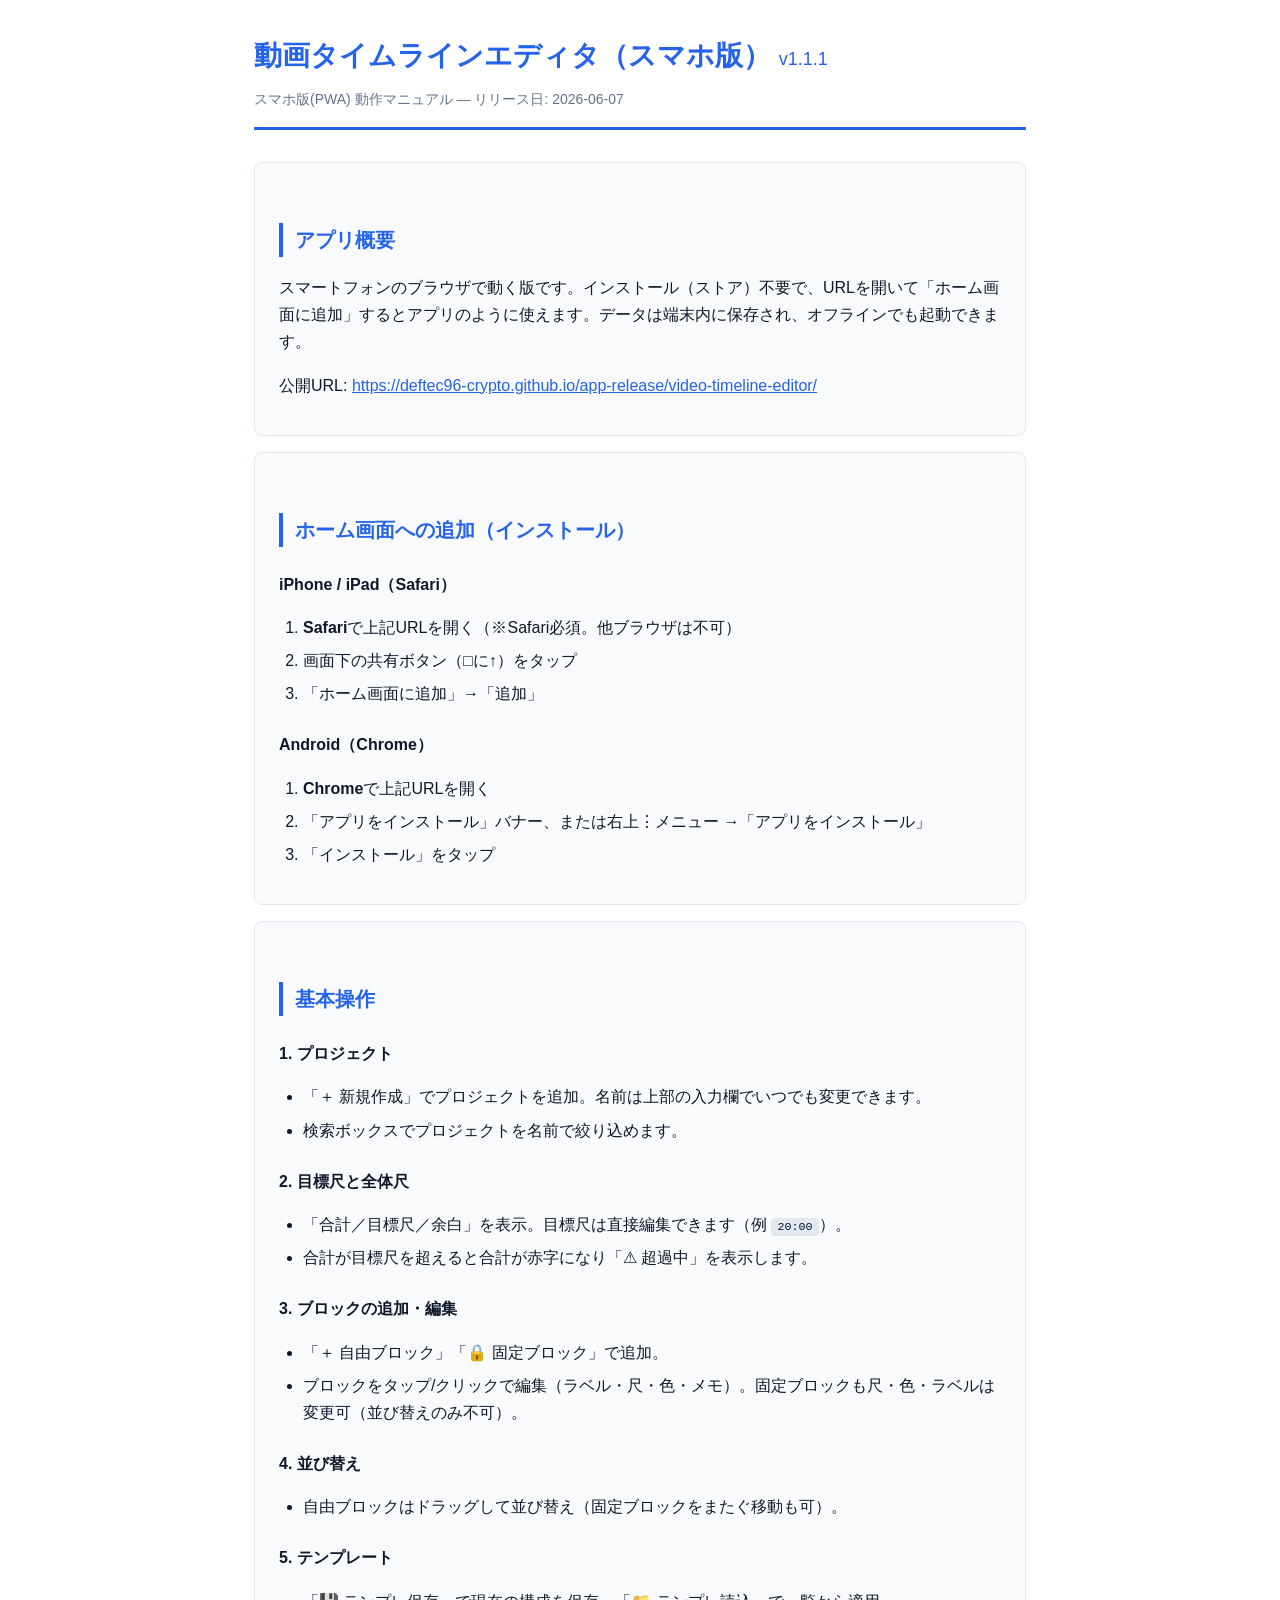
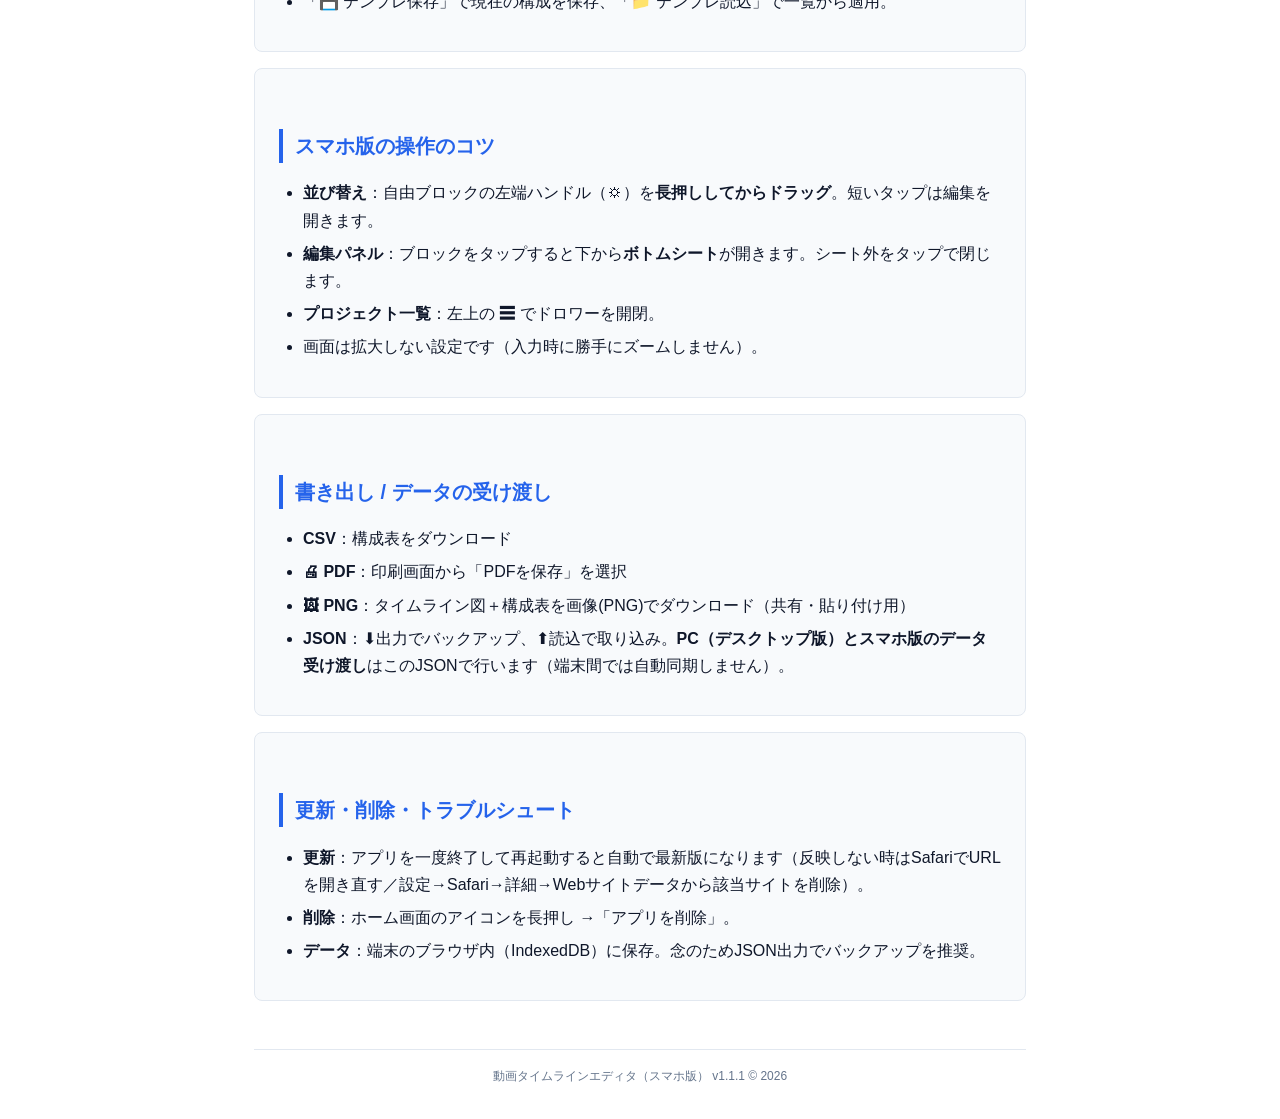
<file: video-timeline-editor/manual.html>
<!DOCTYPE html>
<html lang="ja"><head><meta charset="UTF-8"><title>動画タイムラインエディタ（スマホ版） v1.1.1 — 動作マニュアル</title><style>
  :root { --primary: #2563eb; --bg: #f8fafc; --text: #0f172a; --muted: #64748b; --border: #e2e8f0; }
  * { box-sizing: border-box; }
  body { font-family: 'Segoe UI','Yu Gothic UI',sans-serif; max-width: 820px; margin: 0 auto; padding: 32px 24px; color: var(--text); background:#fff; line-height: 1.7; }
  header { border-bottom: 3px solid var(--primary); padding-bottom: 16px; margin-bottom: 32px; }
  h1 { color: var(--primary); margin: 0 0 8px; font-size: 28px; }
  .meta { color: var(--muted); font-size: 14px; }
  h2 { color: var(--primary); border-left: 4px solid var(--primary); padding-left: 12px; margin-top: 40px; font-size: 20px; }
  h3 { font-size: 16px; margin-top: 24px; }
  section { background: var(--bg); border: 1px solid var(--border); border-radius: 8px; padding: 20px 24px; margin-bottom: 16px; }
  ol, ul { padding-left: 24px; } li { margin: 6px 0; }
  code { background: #e2e8f0; padding: 2px 6px; border-radius: 4px; font-size: 0.9em; }
  a { color: var(--primary); }
  table { width:100%; border-collapse: collapse; margin:12px 0; }
  th, td { border:1px solid var(--border); padding:8px 12px; text-align:left; }
  th { background: var(--primary); color:#fff; }
  footer { margin-top: 48px; padding-top: 16px; border-top: 1px solid var(--border); color: var(--muted); font-size: 12px; text-align: center; }
</style></head>
<body>
<header><h1>動画タイムラインエディタ（スマホ版） <span style="font-weight:normal;font-size:18px;">v1.1.1</span></h1>
<div class="meta">スマホ版(PWA) 動作マニュアル — リリース日: 2026-06-07</div></header>

<section><h2>アプリ概要</h2>
  <p>スマートフォンのブラウザで動く版です。インストール（ストア）不要で、URLを開いて「ホーム画面に追加」するとアプリのように使えます。データは端末内に保存され、オフラインでも起動できます。</p>
  <p>公開URL: <a href="https://deftec96-crypto.github.io/app-release/video-timeline-editor/">https://deftec96-crypto.github.io/app-release/video-timeline-editor/</a></p></section>
<section><h2>ホーム画面への追加（インストール）</h2>
  <h3>iPhone / iPad（Safari）</h3>
  <ol>
    <li><strong>Safari</strong>で上記URLを開く（※Safari必須。他ブラウザは不可）</li>
    <li>画面下の共有ボタン（□に↑）をタップ</li>
    <li>「ホーム画面に追加」→「追加」</li>
  </ol>
  <h3>Android（Chrome）</h3>
  <ol>
    <li><strong>Chrome</strong>で上記URLを開く</li>
    <li>「アプリをインストール」バナー、または右上⋮メニュー →「アプリをインストール」</li>
    <li>「インストール」をタップ</li>
  </ol></section>

<section><h2>基本操作</h2>
  <h3>1. プロジェクト</h3>
  <ul>
    <li>「＋ 新規作成」でプロジェクトを追加。名前は上部の入力欄でいつでも変更できます。</li>
    <li>検索ボックスでプロジェクトを名前で絞り込めます。</li>
  </ul>
  <h3>2. 目標尺と全体尺</h3>
  <ul>
    <li>「合計／目標尺／余白」を表示。目標尺は直接編集できます（例 <code>20:00</code>）。</li>
    <li>合計が目標尺を超えると合計が赤字になり「⚠ 超過中」を表示します。</li>
  </ul>
  <h3>3. ブロックの追加・編集</h3>
  <ul>
    <li>「＋ 自由ブロック」「🔒 固定ブロック」で追加。</li>
    <li>ブロックをタップ/クリックで編集（ラベル・尺・色・メモ）。固定ブロックも尺・色・ラベルは変更可（並び替えのみ不可）。</li>
  </ul>
  <h3>4. 並び替え</h3>
  <ul><li>自由ブロックはドラッグして並び替え（固定ブロックをまたぐ移動も可）。</li></ul>
  <h3>5. テンプレート</h3>
  <ul><li>「💾 テンプレ保存」で現在の構成を保存、「📁 テンプレ読込」で一覧から適用。</li></ul>
</section>
<section><h2>スマホ版の操作のコツ</h2>
  <ul>
    <li><strong>並び替え</strong>：自由ブロックの左端ハンドル（⛭）を<strong>長押ししてからドラッグ</strong>。短いタップは編集を開きます。</li>
    <li><strong>編集パネル</strong>：ブロックをタップすると下から<strong>ボトムシート</strong>が開きます。シート外をタップで閉じます。</li>
    <li><strong>プロジェクト一覧</strong>：左上の <strong>☰</strong> でドロワーを開閉。</li>
    <li>画面は拡大しない設定です（入力時に勝手にズームしません）。</li>
  </ul></section>
<section><h2>書き出し / データの受け渡し</h2>
  <ul>
    <li><strong>CSV</strong>：構成表をダウンロード</li>
    <li><strong>🖨 PDF</strong>：印刷画面から「PDFを保存」を選択</li>
    <li><strong>🖼 PNG</strong>：タイムライン図＋構成表を画像(PNG)でダウンロード（共有・貼り付け用）</li>
    <li><strong>JSON</strong>：⬇出力でバックアップ、⬆読込で取り込み。<strong>PC（デスクトップ版）とスマホ版のデータ受け渡し</strong>はこのJSONで行います（端末間では自動同期しません）。</li>
  </ul></section>
<section><h2>更新・削除・トラブルシュート</h2>
  <ul>
    <li><strong>更新</strong>：アプリを一度終了して再起動すると自動で最新版になります（反映しない時はSafariでURLを開き直す／設定→Safari→詳細→Webサイトデータから該当サイトを削除）。</li>
    <li><strong>削除</strong>：ホーム画面のアイコンを長押し →「アプリを削除」。</li>
    <li><strong>データ</strong>：端末のブラウザ内（IndexedDB）に保存。念のためJSON出力でバックアップを推奨。</li>
  </ul></section>
<footer>動画タイムラインエディタ（スマホ版） v1.1.1 © 2026</footer>
</body></html>
</file>
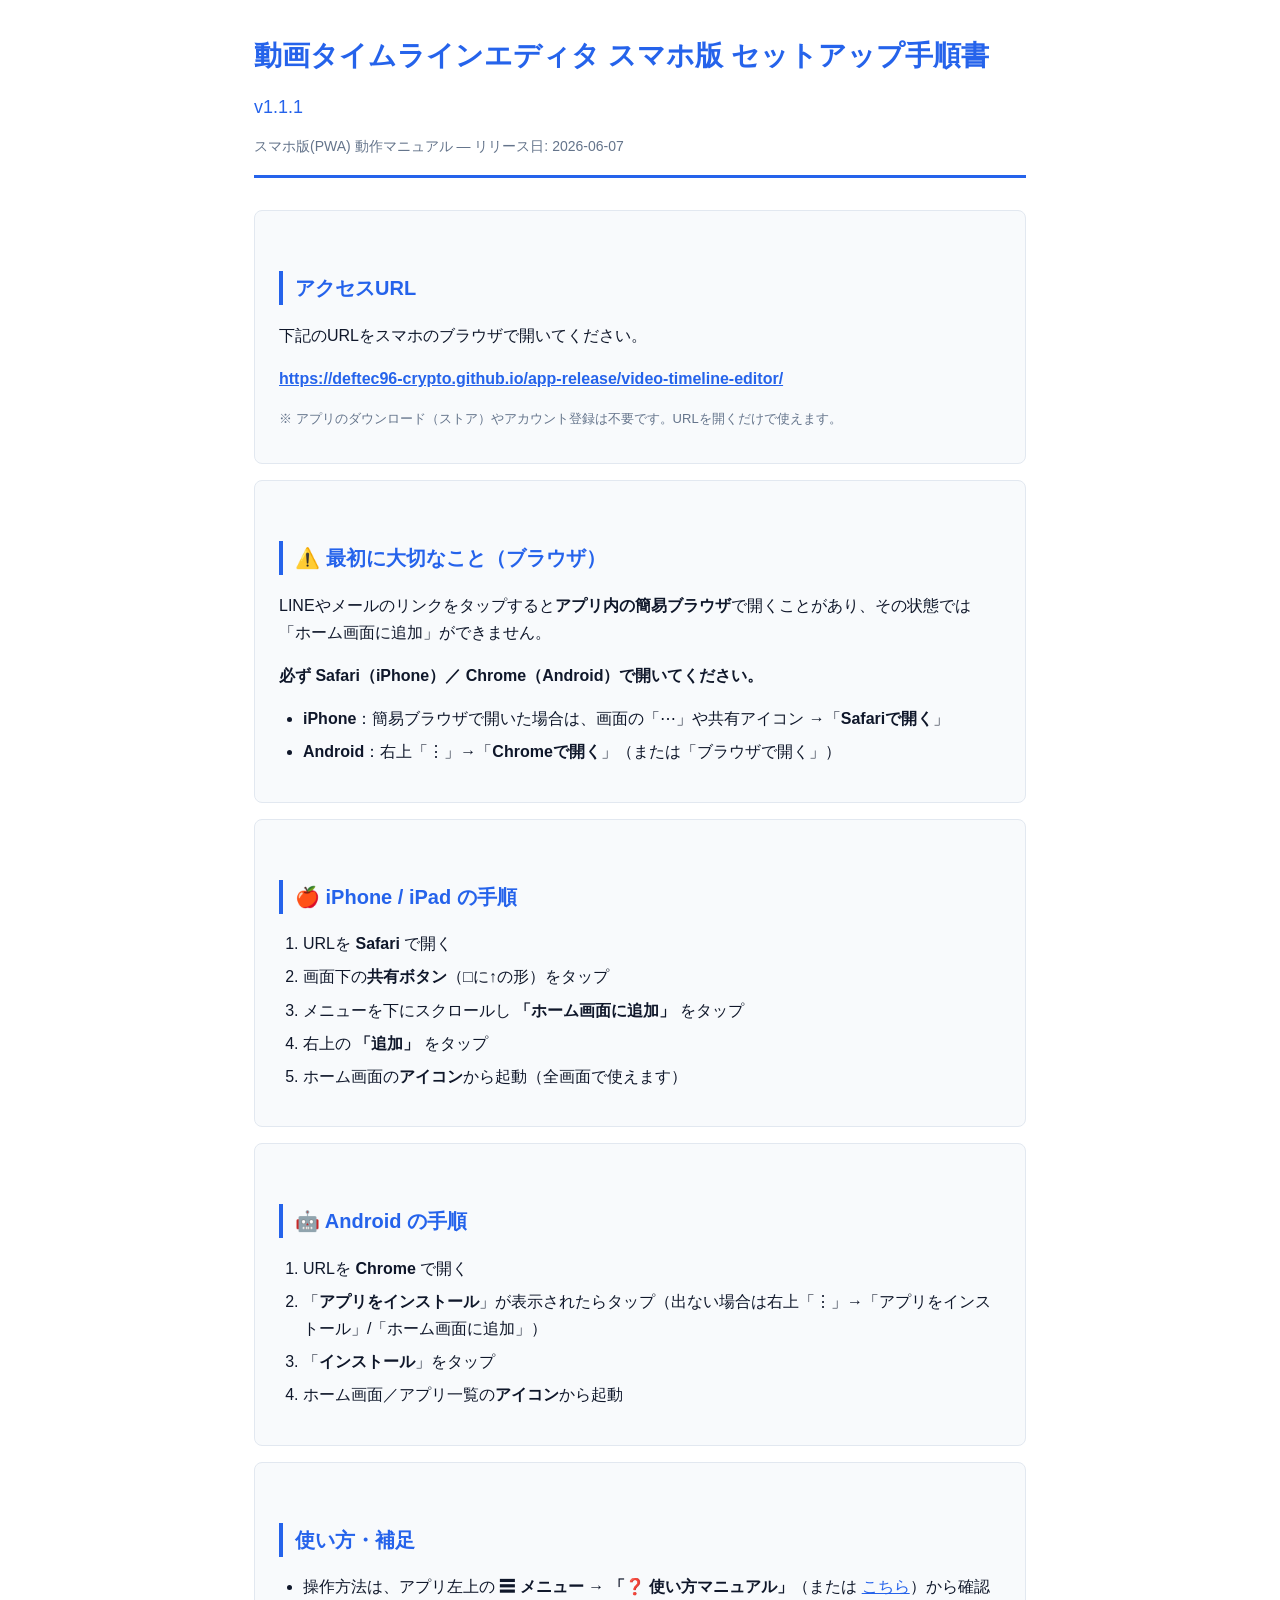
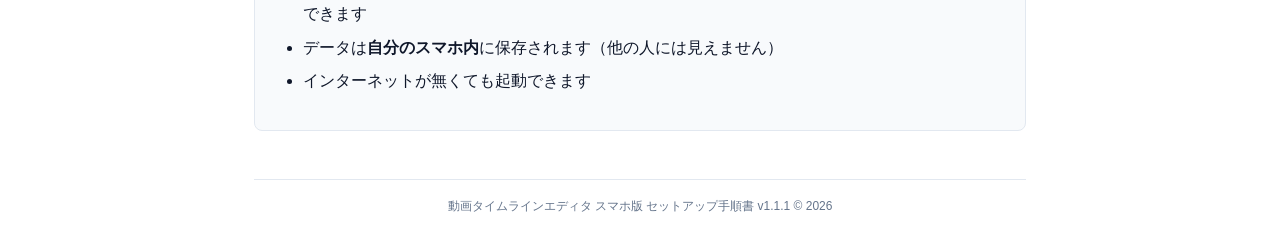
<file: video-timeline-editor/setup.html>
<!DOCTYPE html>
<html lang="ja"><head><meta charset="UTF-8"><title>動画タイムラインエディタ スマホ版 セットアップ手順書 v1.1.1 — 動作マニュアル</title><style>
  :root { --primary: #2563eb; --bg: #f8fafc; --text: #0f172a; --muted: #64748b; --border: #e2e8f0; }
  * { box-sizing: border-box; }
  body { font-family: 'Segoe UI','Yu Gothic UI',sans-serif; max-width: 820px; margin: 0 auto; padding: 32px 24px; color: var(--text); background:#fff; line-height: 1.7; }
  header { border-bottom: 3px solid var(--primary); padding-bottom: 16px; margin-bottom: 32px; }
  h1 { color: var(--primary); margin: 0 0 8px; font-size: 28px; }
  .meta { color: var(--muted); font-size: 14px; }
  h2 { color: var(--primary); border-left: 4px solid var(--primary); padding-left: 12px; margin-top: 40px; font-size: 20px; }
  h3 { font-size: 16px; margin-top: 24px; }
  section { background: var(--bg); border: 1px solid var(--border); border-radius: 8px; padding: 20px 24px; margin-bottom: 16px; }
  ol, ul { padding-left: 24px; } li { margin: 6px 0; }
  code { background: #e2e8f0; padding: 2px 6px; border-radius: 4px; font-size: 0.9em; }
  a { color: var(--primary); }
  table { width:100%; border-collapse: collapse; margin:12px 0; }
  th, td { border:1px solid var(--border); padding:8px 12px; text-align:left; }
  th { background: var(--primary); color:#fff; }
  footer { margin-top: 48px; padding-top: 16px; border-top: 1px solid var(--border); color: var(--muted); font-size: 12px; text-align: center; }
</style></head>
<body>
<header><h1>動画タイムラインエディタ スマホ版 セットアップ手順書 <span style="font-weight:normal;font-size:18px;">v1.1.1</span></h1>
<div class="meta">スマホ版(PWA) 動作マニュアル — リリース日: 2026-06-07</div></header>

<section><h2>アクセスURL</h2>
  <p>下記のURLをスマホのブラウザで開いてください。</p>
  <p style="font-size:16px;font-weight:bold;word-break:break-all;"><a href="https://deftec96-crypto.github.io/app-release/video-timeline-editor/">https://deftec96-crypto.github.io/app-release/video-timeline-editor/</a></p>
  <p style="color:#64748b;font-size:13px;">※ アプリのダウンロード（ストア）やアカウント登録は不要です。URLを開くだけで使えます。</p></section>
<section><h2>⚠️ 最初に大切なこと（ブラウザ）</h2>
  <p>LINEやメールのリンクをタップすると<strong>アプリ内の簡易ブラウザ</strong>で開くことがあり、その状態では「ホーム画面に追加」ができません。</p>
  <p><strong>必ず Safari（iPhone）／ Chrome（Android）で開いてください。</strong></p>
  <ul>
    <li><strong>iPhone</strong>：簡易ブラウザで開いた場合は、画面の「⋯」や共有アイコン →「<strong>Safariで開く</strong>」</li>
    <li><strong>Android</strong>：右上「⋮」→「<strong>Chromeで開く</strong>」（または「ブラウザで開く」）</li>
  </ul></section>
<section><h2>🍎 iPhone / iPad の手順</h2>
  <ol>
    <li>URLを <strong>Safari</strong> で開く</li>
    <li>画面下の<strong>共有ボタン</strong>（□に↑の形）をタップ</li>
    <li>メニューを下にスクロールし <strong>「ホーム画面に追加」</strong> をタップ</li>
    <li>右上の <strong>「追加」</strong> をタップ</li>
    <li>ホーム画面の<strong>アイコン</strong>から起動（全画面で使えます）</li>
  </ol></section>
<section><h2>🤖 Android の手順</h2>
  <ol>
    <li>URLを <strong>Chrome</strong> で開く</li>
    <li>「<strong>アプリをインストール</strong>」が表示されたらタップ（出ない場合は右上「⋮」→「アプリをインストール」/「ホーム画面に追加」）</li>
    <li>「<strong>インストール</strong>」をタップ</li>
    <li>ホーム画面／アプリ一覧の<strong>アイコン</strong>から起動</li>
  </ol></section>
<section><h2>使い方・補足</h2>
  <ul>
    <li>操作方法は、アプリ左上の <strong>☰ メニュー → 「❓ 使い方マニュアル」</strong>（または <a href="manual.html">こちら</a>）から確認できます</li>
    <li>データは<strong>自分のスマホ内</strong>に保存されます（他の人には見えません）</li>
    <li>インターネットが無くても起動できます</li>
  </ul></section>
<footer>動画タイムラインエディタ スマホ版 セットアップ手順書 v1.1.1 © 2026</footer>
</body></html>
</file>
